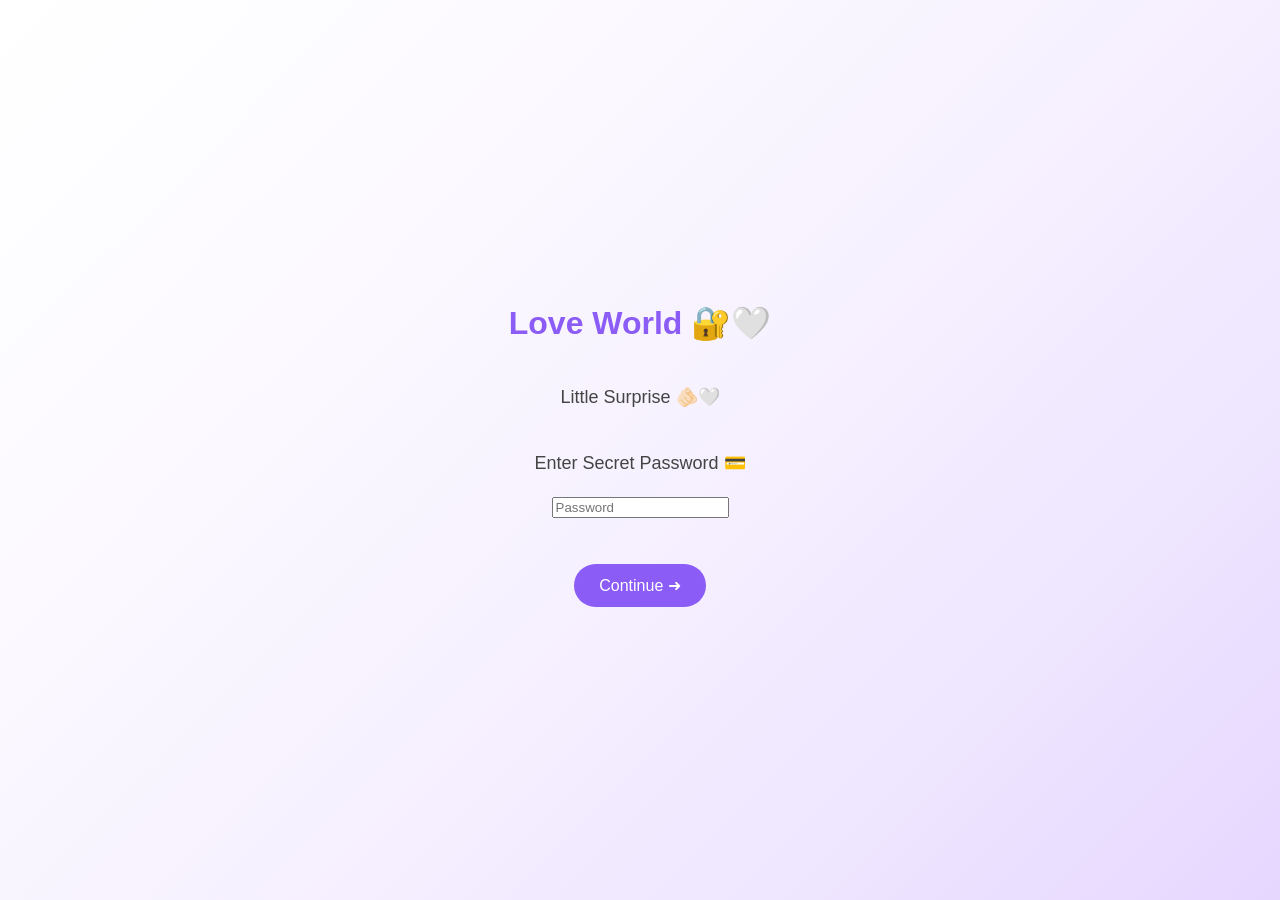
<file: index.html>
<!DOCTYPE html>
<html>

<head>
    <title>Anniversary gift🎁⛄️</title>
    <link rel="stylesheet" href="style.css">
    <meta name="viewport" content="width=device-width, initial-scale=1.0">
</head>

<body>

<div class="container">

    <h1> Love World 🔐🤍</h1>

    <p>Little Surprise 🫵🏻🤍</p>

    <p>Enter Secret Password 💳</p>

    <input type="password" id="password" placeholder="Password">
<br><br>

<button onclick="window.location.href='welcome.html'">
Continue ➜
</button>
    
</div>

<script src="script.js"></script>

</body>
</html>
</file>
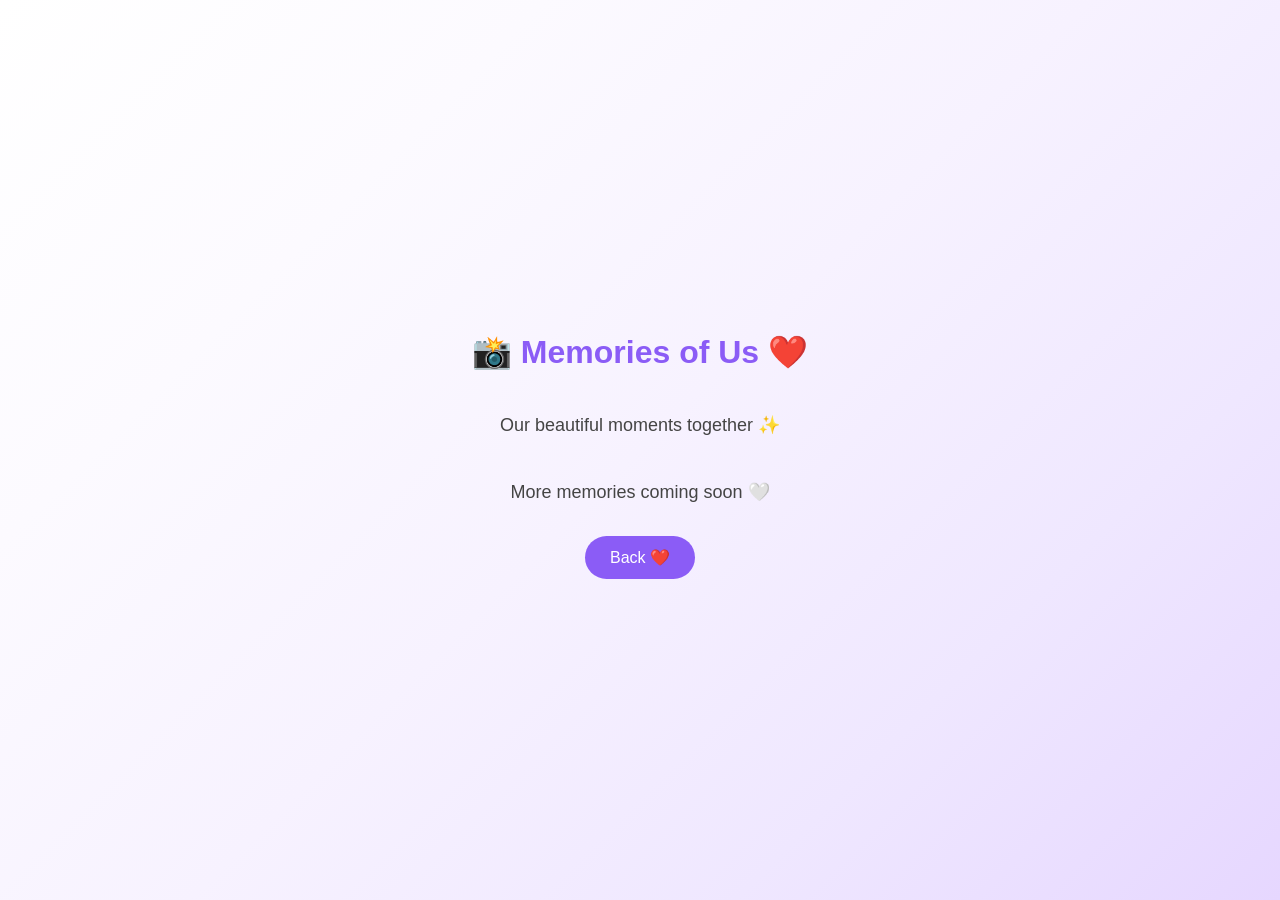
<file: gallery.html>
<!DOCTYPE html>
<html>

<head>
<title>Our Memories ❤️</title>

<link rel="stylesheet" href="style.css">

</head>

<body>

<div class="container">

<h1>📸 Memories of Us ❤️</h1>

<p>
Our beautiful moments together ✨
</p>

<p>
More memories coming soon 🤍
</p>

<button onclick="goHome()">Back ❤️</button>

</div>

<script src="script.js"></script>

</body>

</html>
</file>
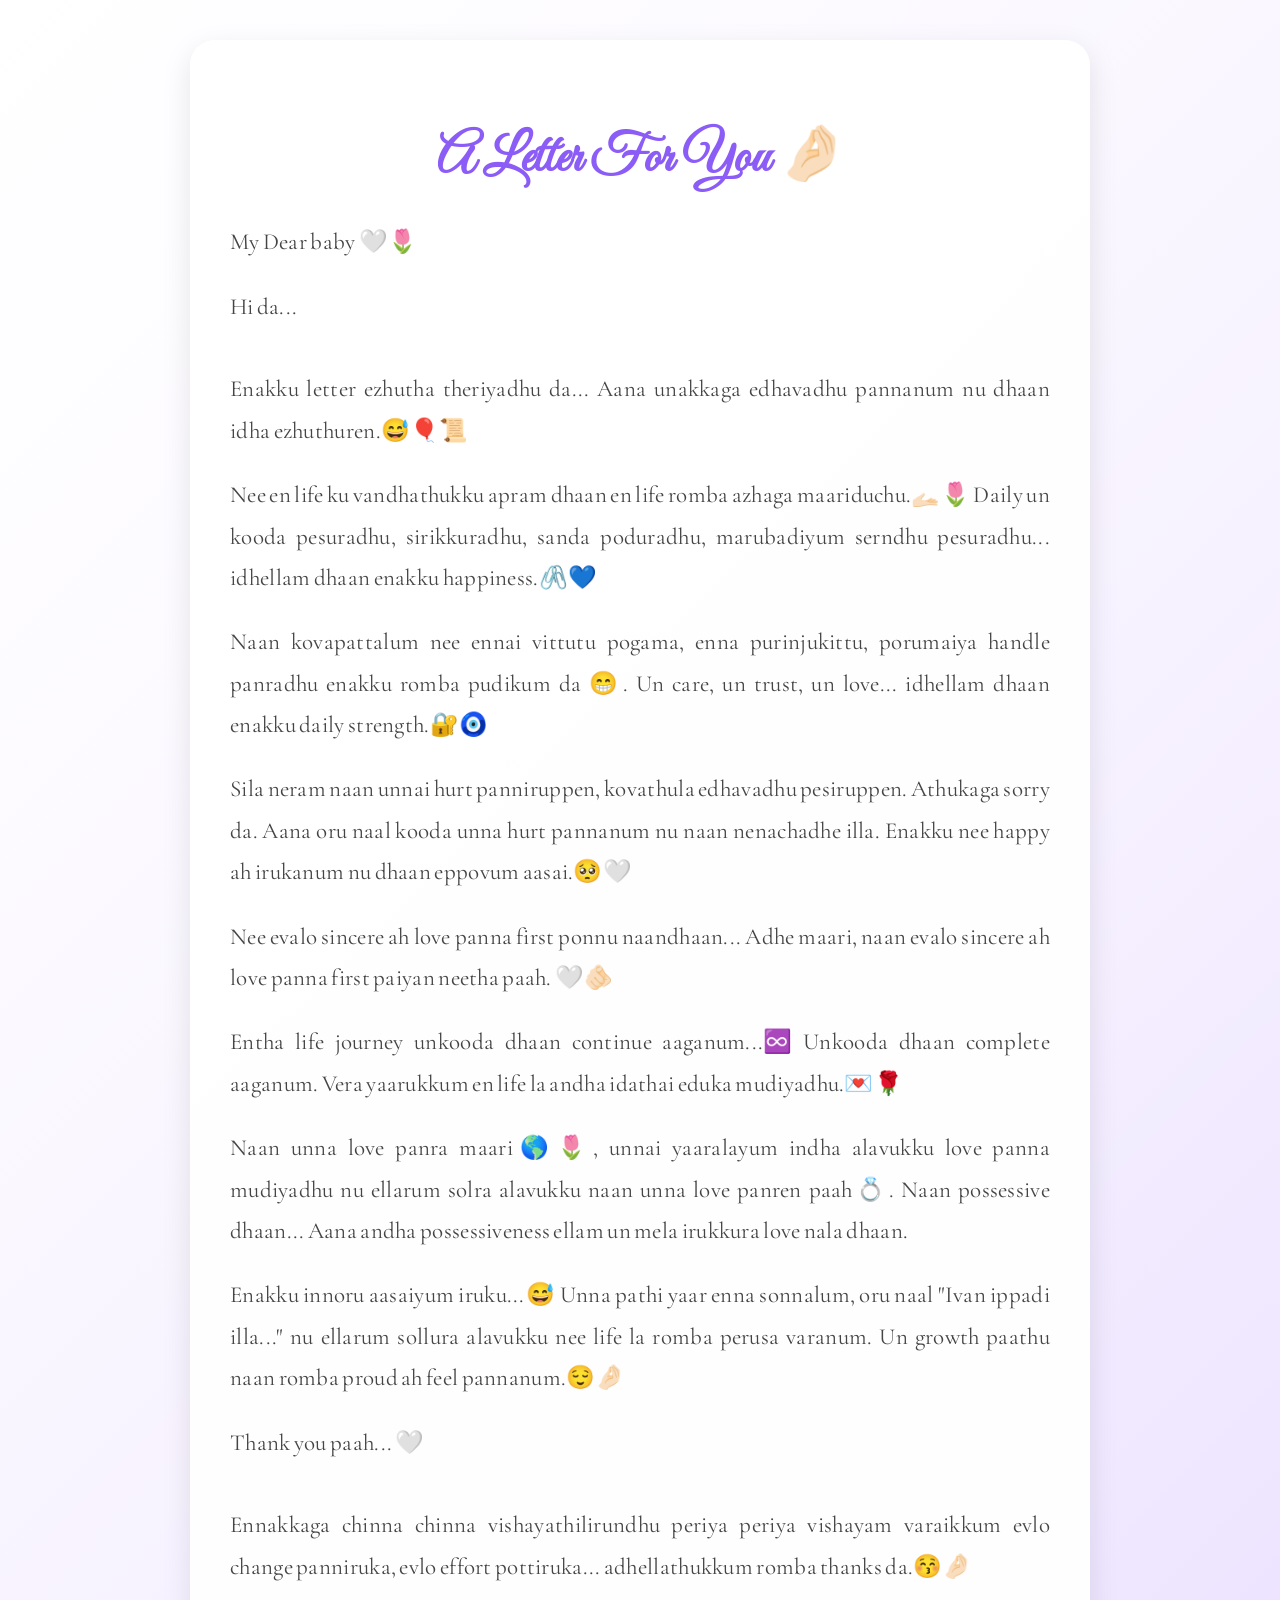
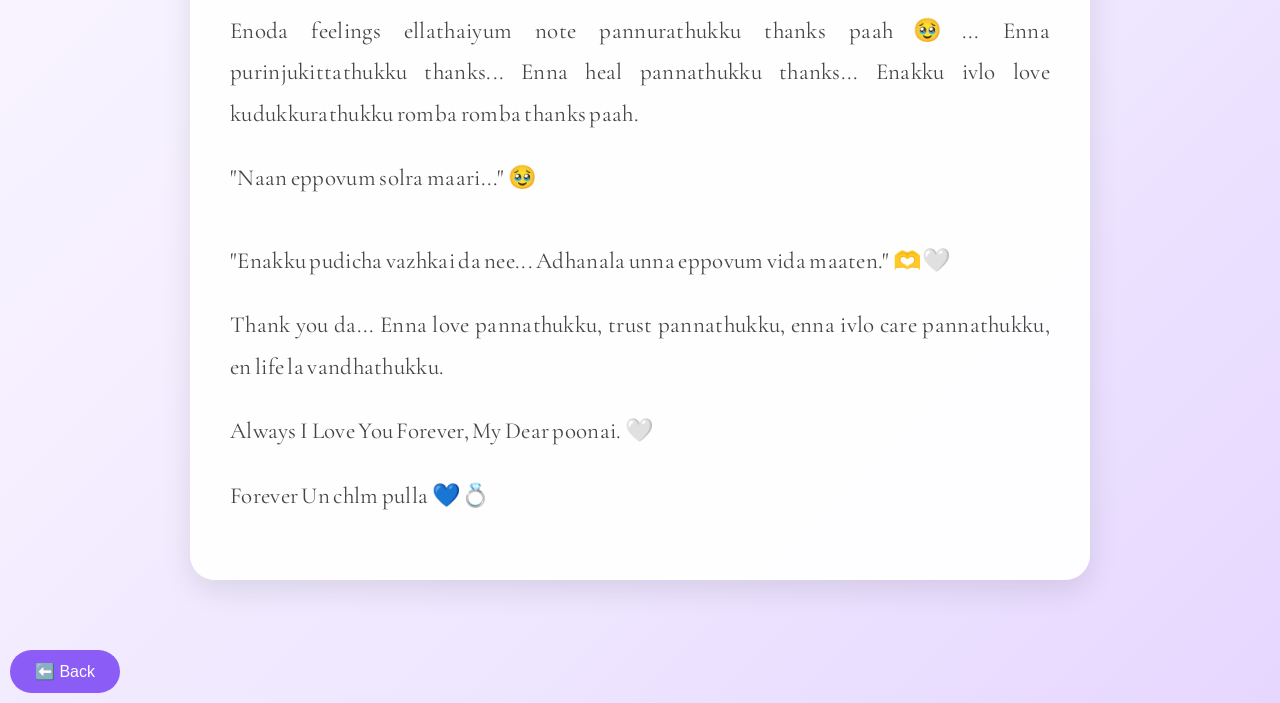
<file: letter.html>
<!DOCTYPE html>
<html>

<head>
<title>A Letter For You ️📝</title>
<link rel="stylesheet" href="style.css">
<meta name="viewport" content="width=device-width, initial-scale=1.0">
<link href="https://fonts.googleapis.com/css2?family=Great+Vibes&family=Cormorant+Garamond:wght@400;500;600&display=swap" rel="stylesheet">
</head>

<body>

<div class="container">

<div class="letter">

<h2>A Letter For You 🤌🏻</h2>

<p>My Dear baby ️🤍🌷</p>

<p>
Hi da...<br><br>
Enakku letter ezhutha theriyadhu da... Aana unakkaga edhavadhu pannanum nu dhaan idha ezhuthuren.😅🎈📜
</p>

<p>
Nee en life ku vandhathukku apram dhaan en life romba azhaga maariduchu.🫴🏻🌷 Daily un kooda pesuradhu, sirikkuradhu, sanda poduradhu, marubadiyum serndhu pesuradhu... idhellam dhaan enakku happiness.🖇️💙
</p>

<p>
Naan kovapattalum nee ennai vittutu pogama, enna purinjukittu, porumaiya handle panradhu enakku romba pudikum da 😁. Un care, un trust, un love... idhellam dhaan enakku daily strength.🔐🧿
</p>

<p>
Sila neram naan unnai hurt panniruppen, kovathula edhavadhu pesiruppen. Athukaga sorry da. Aana oru naal kooda unna hurt pannanum nu naan nenachadhe illa. Enakku nee happy ah irukanum nu dhaan eppovum aasai.🥺🤍
</p>

<p>
Nee evalo sincere ah love panna first ponnu naandhaan... Adhe maari, naan evalo sincere ah love panna first paiyan neetha paah. 🤍🫵🏻
</p>

<p>
Entha life journey unkooda dhaan continue aaganum...♾️ Unkooda dhaan complete aaganum. Vera yaarukkum en life la andha idathai eduka mudiyadhu.💌🌹
</p>

<p>
Naan unna love panra maari🌎🌷, unnai yaaralayum indha alavukku love panna mudiyadhu nu ellarum solra alavukku naan unna love panren paah💍. Naan possessive dhaan... Aana andha possessiveness ellam un mela irukkura love nala dhaan.
</p>

<p>
Enakku innoru aasaiyum iruku...😅 Unna pathi yaar enna sonnalum, oru naal "Ivan ippadi illa..." nu ellarum sollura alavukku nee life la romba perusa varanum. Un growth paathu naan romba proud ah feel pannanum.😌🤌🏻
</p>

<p>
Thank you paah... 🤍<br><br>
Ennakkaga chinna chinna vishayathilirundhu periya periya vishayam varaikkum evlo change panniruka, evlo effort pottiruka... adhellathukkum romba thanks da.😚🤌🏻
</p>

<p>
Enoda feelings ellathaiyum note pannurathukku thanks paah🥹... Enna purinjukittathukku thanks... Enna heal pannathukku thanks... Enakku ivlo love kudukkurathukku romba romba thanks paah.
</p>

<p>
"Naan eppovum solra maari..." 🥹<br><br>
"Enakku pudicha vazhkai da nee... Adhanala unna eppovum vida maaten." 🫶🤍
</p>

<p>
Thank you da... Enna love pannathukku, trust pannathukku, enna ivlo care pannathukku, en life la vandhathukku.
</p>

<p>
Always I Love You Forever, My Dear poonai. 🤍
</p>

<p>
Forever Un chlm pulla 💙💍
</p>

</div>
</div>
<script src="script.js"></script>
<button class="back-btn" onclick="history.back()">⬅️ Back</button>
</body>

</html>
</file>
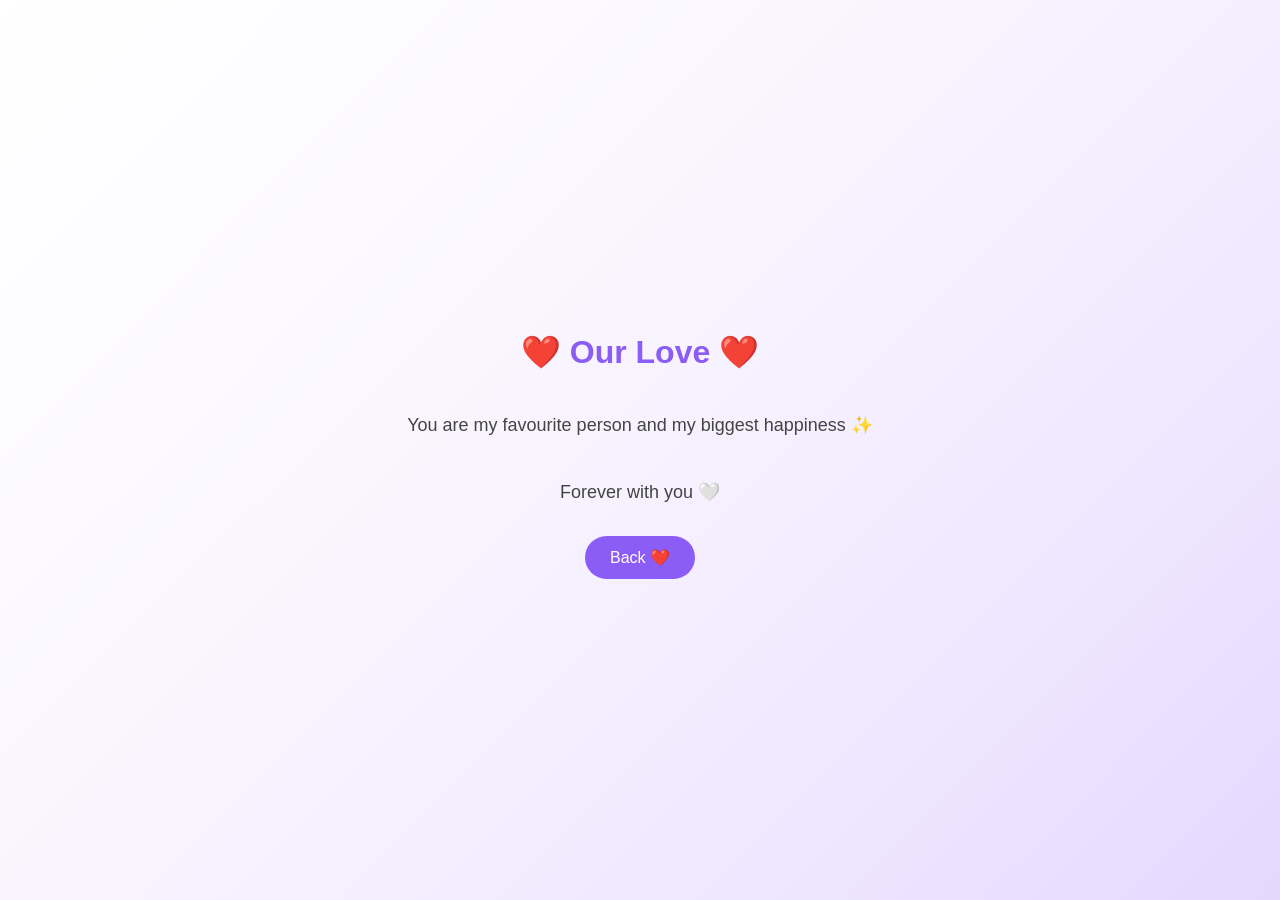
<file: love.html>
<!DOCTYPE html>
<html>

<head>
<title>Our Love ❤️</title>

<link rel="stylesheet" href="style.css">

</head>

<body>

<div class="container">

<h1>❤️ Our Love ❤️</h1>

<p>
You are my favourite person and my biggest happiness ✨
</p>

<p>
Forever with you 🤍
</p>

<button onclick="goHome()">Back ❤️</button>

</div>

<script src="script.js"></script>

</body>

</html>
</file>
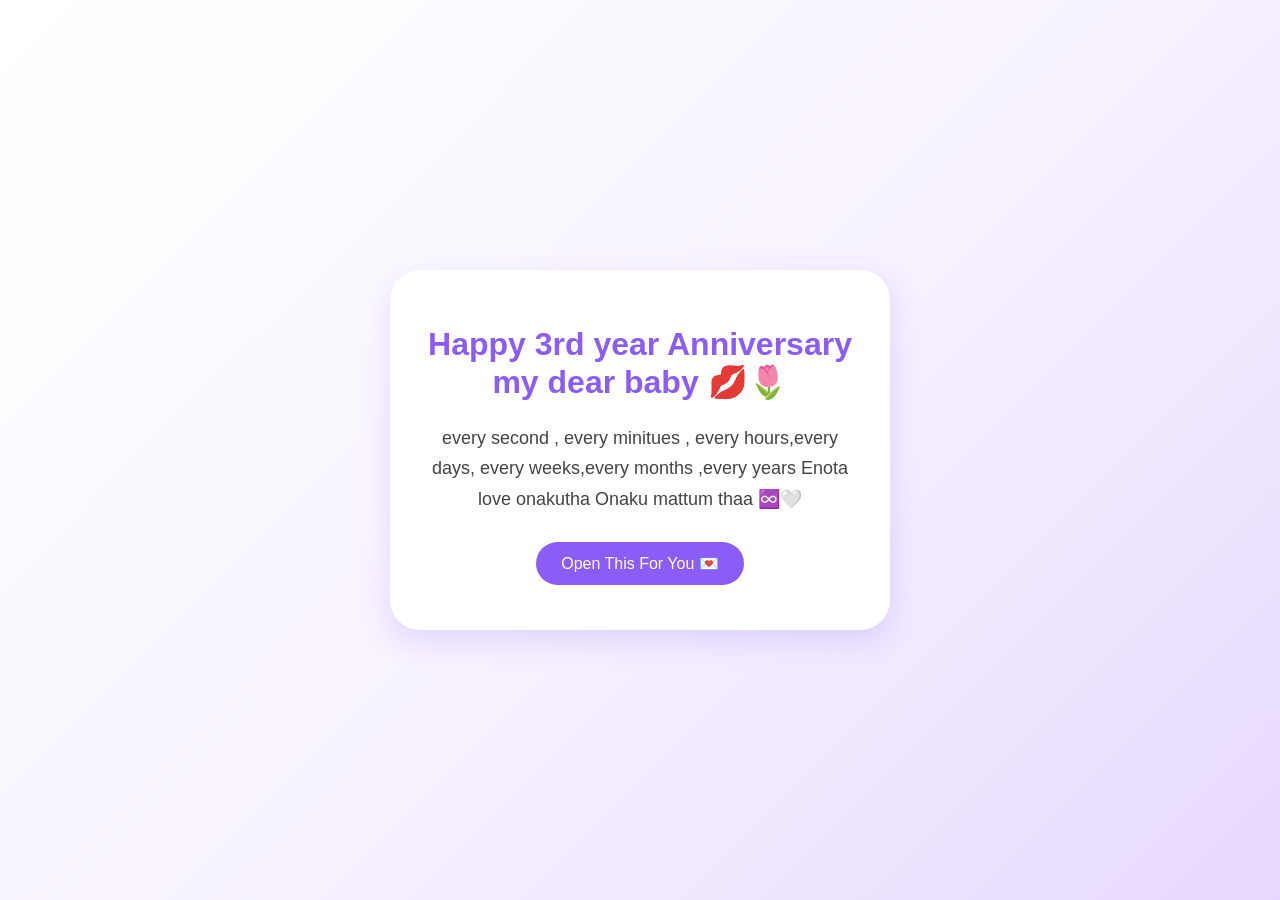
<file: names.html>
<!DOCTYPE html>
<html>

<head>
<title> baby🧸🤍 </title>
<link rel="stylesheet" href="style.css">
<meta name="viewport" content="width=device-width, initial-scale=1.0">
</head>

<body>

<div class="container">

<div class="name-card">

<h1> Happy 3rd year Anniversary my dear baby 💋🌷</h1>

<p>
every second , every minitues , every hours,every days, every weeks,every months ,every years Enota love onakutha Onaku mattum thaa ♾️🤍
</p>

<button onclick="goOpen()">Open This For You 💌</button>

</div>

</div>

<script src="script.js"></script>

</body>

</html>
</file>
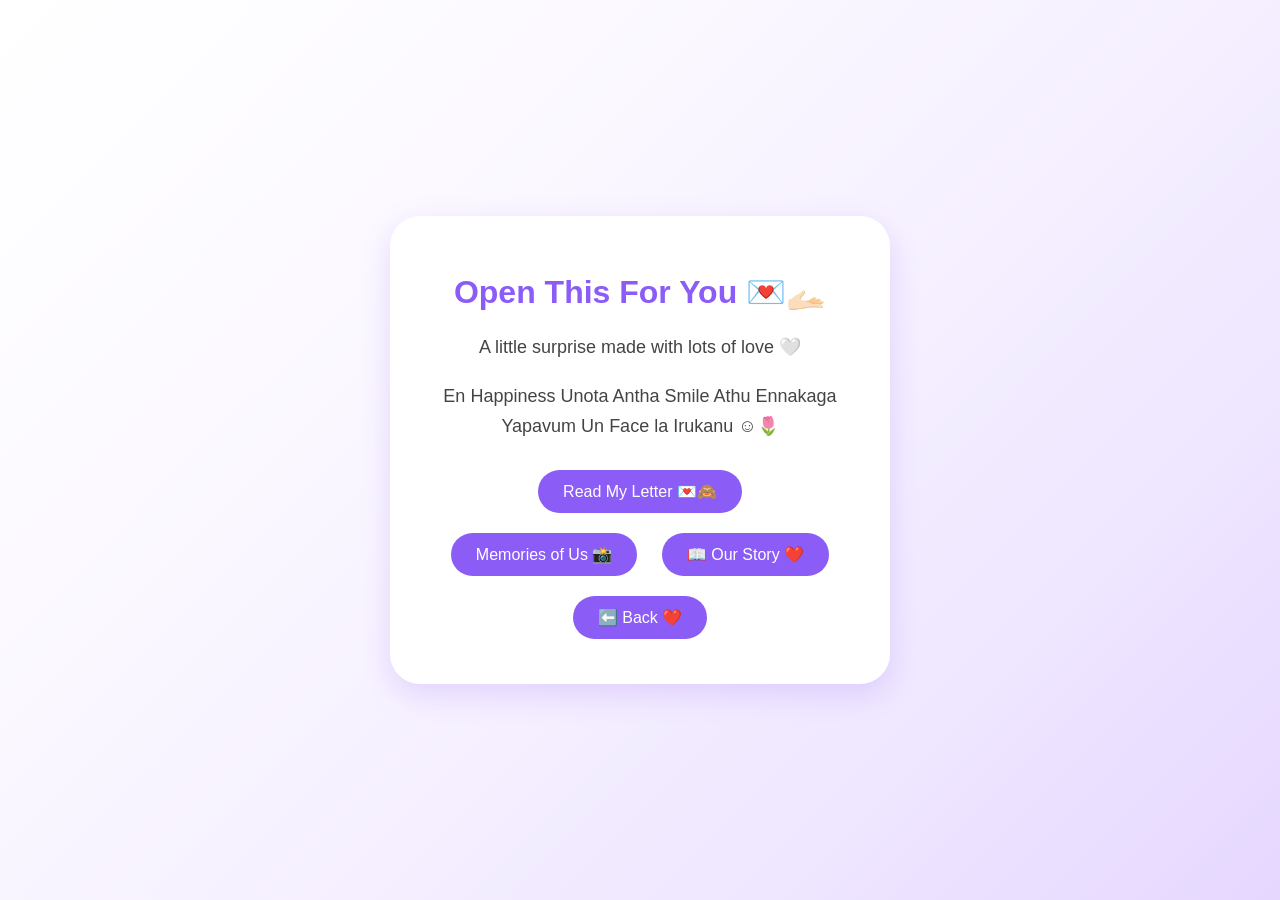
<file: open.html>
<!DOCTYPE html>
<html>

<head>
<title>Open This For You 🫵🏻</title>
<link rel="stylesheet" href="style.css">
<meta name="viewport" content="width=device-width, initial-scale=1.0">
</head>

<body>

<div class="container">

<div class="open-card">

<h1> Open This For You ️💌🫴🏻</h1>

<p>
A little surprise made with lots of love 🤍
</p>

<p>
En Happiness Unota Antha Smile Athu Ennakaga Yapavum Un Face la Irukanu  ☺️🌷
</p>

<button onclick="goLetter()">Read My Letter 💌🙈</button>


<button onclick="goMemories()">Memories of Us 📸</button>
<button onclick="goStory()">📖 Our Story ❤️</button>

<button onclick="goBackName()">⬅️ Back ❤️</button>
</div>


<script src="script.js"></script>

</body>

</html>
</file>
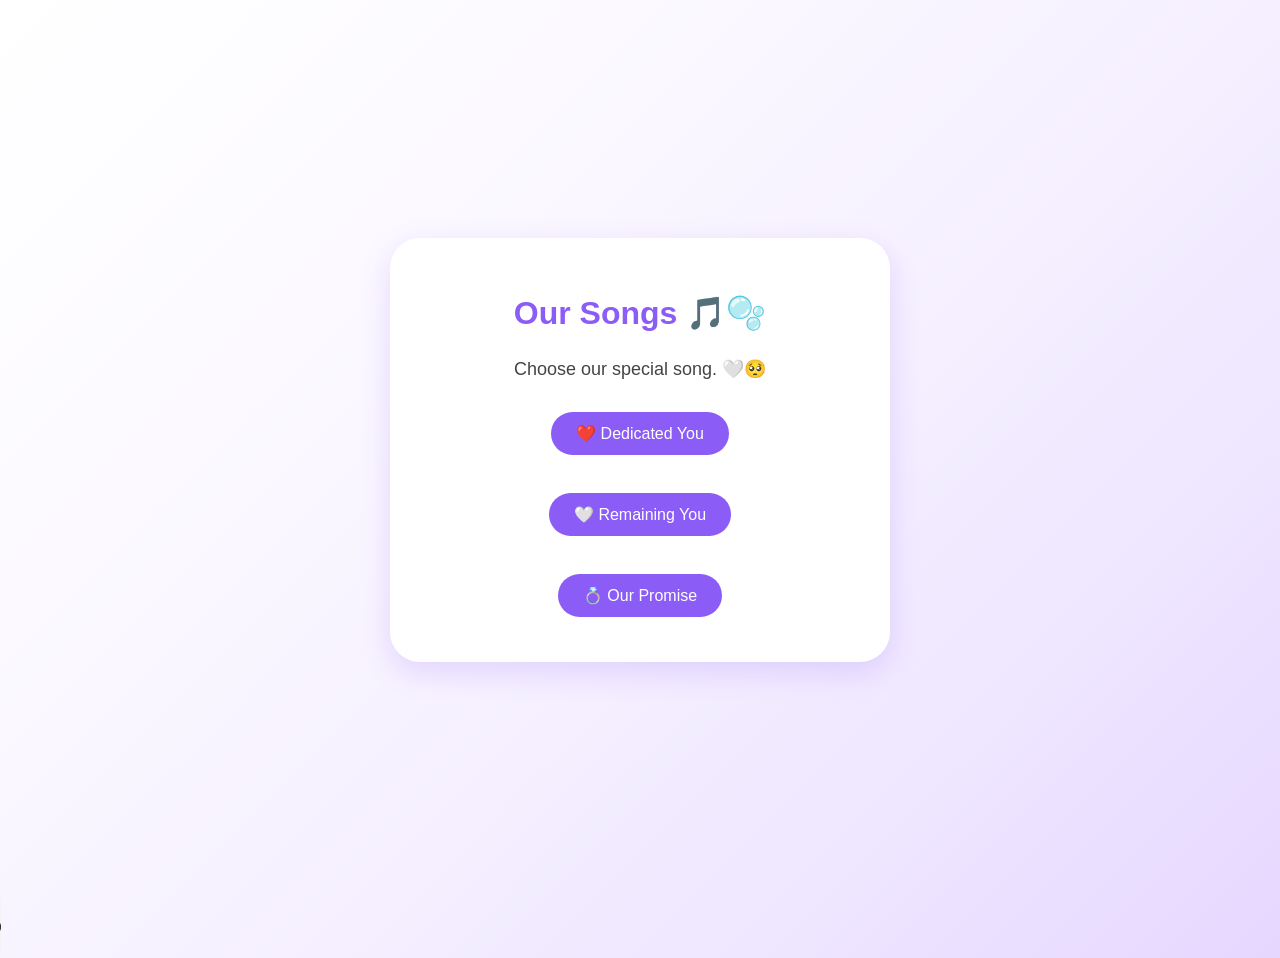
<file: song.html>
<!DOCTYPE html>
<html>

<head>
    <title>Our Song 🎵</title>
    <link rel="stylesheet" href="style.css">
    <meta name="viewport" content="width=device-width, initial-scale=1.0">
</head>

<body>

<div class="container">

    <div class="song-card">

        <h1> Our Songs 🎵🫧</h1>

        <p>
            Choose our special song. 🤍🥺
        </p>

        <button onclick="playDedicated()">❤️ Dedicated You</button>
        <br><br>

        <button onclick="playRemaining()">🤍 Remaining You</button>
        <br><br>

        <button onclick="window.location.href='promise.html'">💍 Our Promise</button>

    </div>

</div>

<audio id="player" controls autoplay></audio>

<script>
const player = document.getElementById("player");

function playDedicated() {
    player.src = "Music/Uyir uruvaatha.mp3";
    player.play();
}

function playRemaining() {
    player.src = "Music/Ennaga poranthae.mp3";
    player.play();
}
</script>

<script src="script.js"></script>

</body>

</html>
</file>
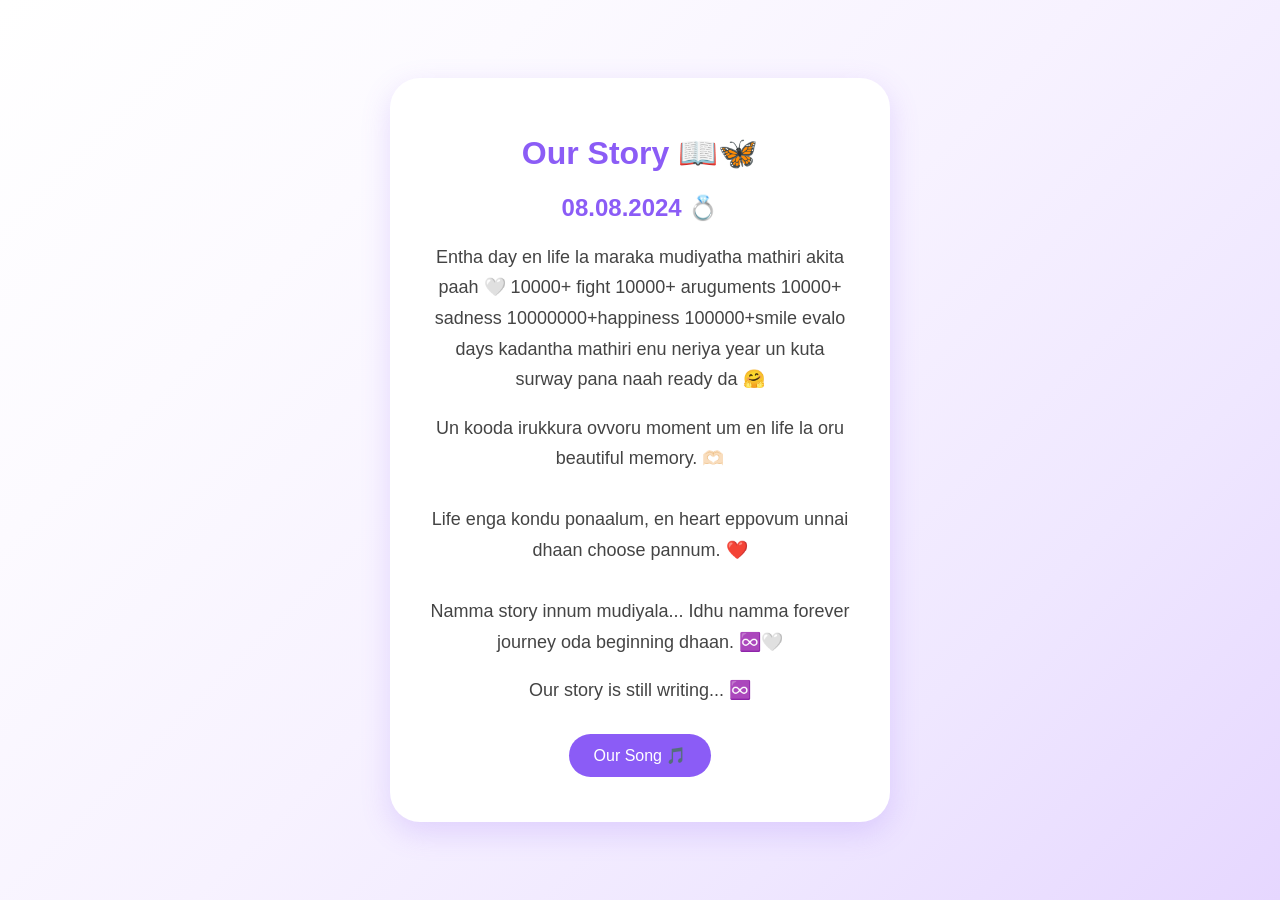
<file: story.html>
<!DOCTYPE html>
<html>

<head>
<title>Our Story 💭🧿</title>
<link rel="stylesheet" href="style.css">
<meta name="viewport" content="width=device-width, initial-scale=1.0">
</head>

<body>
  
<div class="container">

<div class="story-card">

<h1>Our Story ️📖🦋</h1>



<h2>
08.08.2024 💍
</h2>

<p>
Entha day en life la maraka mudiyatha mathiri akita paah 🤍
10000+ fight 10000+ aruguments 10000+ sadness
10000000+happiness 100000+smile evalo days kadantha mathiri enu neriya year un kuta surway pana naah ready da 🤗
</p>
<p>
Un kooda irukkura ovvoru moment um en life la oru beautiful memory. 🫶🏻<br><br>

Life enga kondu ponaalum,
en heart eppovum unnai dhaan choose pannum. ❤️<br><br>

Namma story innum mudiyala...
Idhu namma forever journey oda beginning dhaan. ♾️🤍
</p>
<p>
Our story is still writing... ♾️
</p>

<button onclick="goSong()">Our Song 🎵</button>

</div>


</div>

<script src="script.js"></script>

</body>

</html>
</file>
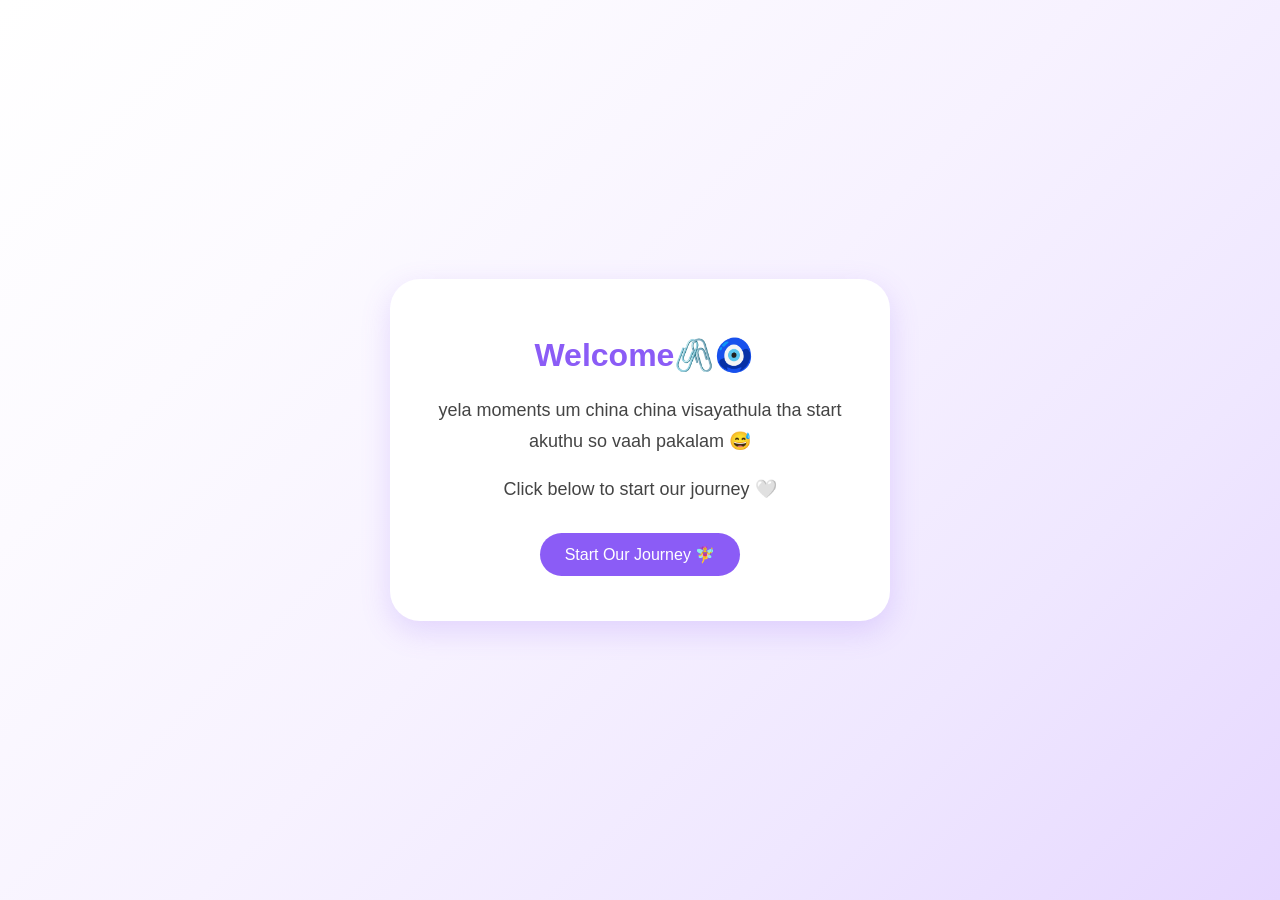
<file: welcome.html>
<!DOCTYPE html>
<html>

<head>
<title>Welcome love ️🫶🏻🤭</title>
<link rel="stylesheet" href="style.css">
<meta name="viewport" content="width=device-width, initial-scale=1.0">
</head>



 

<body>

<div class="container">

<div class="love-names">
<h1>️ Welcome️🖇️🧿</h1>

<p>yela  moments um  china china visayathula tha start akuthu so vaah pakalam 😅</p>
<p>Click below to start our journey 🤍</p>

<button onclick="goNames()">Start Our Journey 🧚‍♀️</button>



</div>

<script src="script.js"></script>

</body>

</html>
</file>
<file: style.css>
html, body{
    margin:0;
    padding:0;
    width:100%;
    min-height:100vh;
    overflow-x:hidden;
    font-family:Arial, sans-serif;
    background:linear-gradient(
        135deg,
        #ffffff 0%,
        #fcfaff 25%,
        #f7f2ff 50%,
        #efe7ff 75%,
        #e6d7ff 100%
    );
}
.container{
    width:100%;
    min-height:100vh;
    display:flex;
    justify-content:center;
    align-items:center;
    flex-direction:column;
    margin:0;
    padding:0;
    box-sizing:border-box;
}
@keyframes cardShow{
    from{
        opacity:0;
        transform:translateY(40px);
    }
    to{
        opacity:1;
        transform:translateY(0);
    }
}
.letter,
.love-names,
.name-card,
.open-card,
.story-card,
.song-card,
.forever-card,
.promise-card,
.end-card{
    width:90%;
    max-width:500px;
    min-height:auto;
    box-sizing:border-box;
    padding:35px;
    background:white;
    border-radius:30px;
    box-shadow:0 10px 30px rgba(139,92,246,0.20);
    text-align:center;
    animation:cardShow 1s ease;
}

.

img{
    max-width:100%;
    height:auto;
    border-radius:20px;
}

button{
    background:#8b5cf6;
    color:white;
    border:none;
    padding:12px 25px;
    border-radius:25px;
    font-size:16px;
    cursor:pointer;
    margin:10px;
}

h1,h2{
    color:#8b5cf6;
}

p{
    color:#444;
    font-size:18px;
    line-height:1.7;
}

.back-btn{
    margin-top:30px;
}
.petal{
    position:fixed;
    top:-50px;
    z-index:999;
    pointer-events:none;
    animation:fall 5s linear forwards;
}

@keyframes fall{
    0%{
        transform:translateY(-50px) rotate(0deg);
        opacity:1;
    }
    100%{
        transform:translateY(110vh) rotate(360deg);
        opacity:0;
    }
}
body{
    opacity:0;
    animation:fadeIn 0.8s ease forwards;
}

@keyframes fadeIn{
    from{
        opacity:0;
    }
    to{
        opacity:1;
    }
}
.letter h2{
    font-family:'Great Vibes', cursive;
    font-size:48px;
    text-align:center;
    color:#8b5cf6;
}

/* Premium Letter Style */

.letter{
    max-width: 900px;
    margin: 40px auto;
    padding: 40px;
    background: rgba(255,255,255,0.95);
    border-radius: 25px;
    box-shadow: 0 10px 30px rgba(0,0,0,0.1);
}

.letter h2{
    font-family: 'Great Vibes', cursive;
    font-size: 52px;
    color: #8b5cf6;
    text-align: center;
    margin-bottom: 30px;
}

.letter p{
    font-family: 'Cormorant Garamond', serif;
    font-size: 23px;
    line-height: 1.8;
    letter-spacing: 0.3px;
    word-spacing: -2px;
    color: #444;
    text-align: justify;
}
.slideshow{
    width:280px;
    height:400px;
    margin:20px auto;
    overflow:hidden;
    border-radius:20px;
    box-shadow:0 8px 20px rgba(0,0,0,0.2);
}

.slide{
    width:100%;
    height:100%;
    object-fit:cover;
    border-radius:20px;
}
.slideshow{
    width:280px;
    height:400px;
    margin:20px auto;
    position:relative;
    overflow:hidden;
    border-radius:20px;
}

.slide{
    position:absolute;
    top:0;
    left:0;
    width:100%;
    height:100%;
    object-fit:cover;
    border-radius:20px;
    opacity:0;
    transition:opacity 1s;
}

.slide.active{
    opacity:1;
}
</file>
